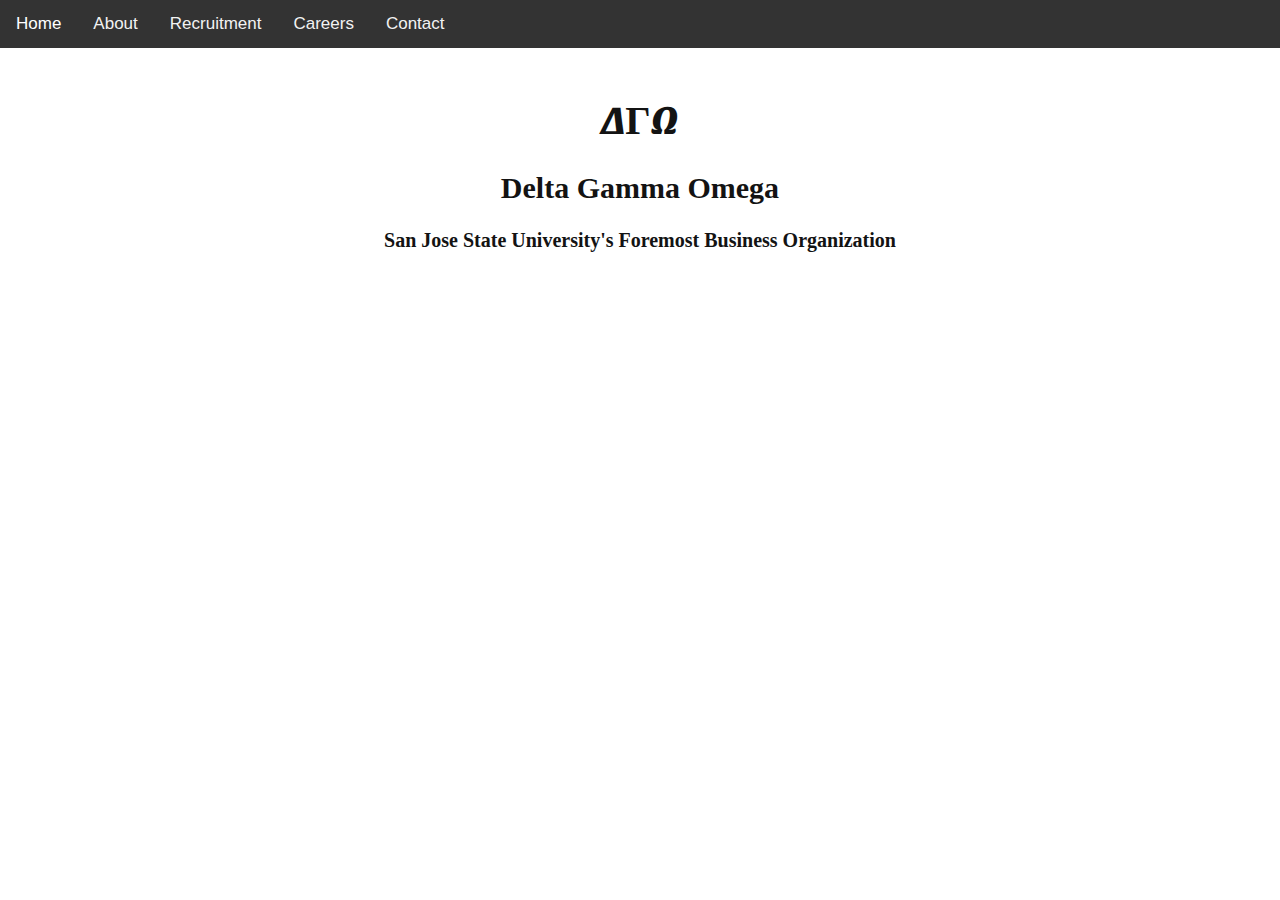
<file: index.html>
<!DOCTYPE html>
<html>
<head>
	<title>SJSU's Delta Gamma Omega</title>
	<link rel="stylesheet" href="style.css">
	<link rel="preconnect" href="https://fonts.gstatic.com">
	<link href="https://fonts.googleapis.com/css2?family=Sansita+Swashed:wght@300&display=swap" rel="stylesheet">
</head>
<body>
	<div class="topnav">
	  <a class="active" href="index.html">Home</a>
	  <a href="about.html">About</a>
	  <a href="recruitment.html">Recruitment</a>
	  <a href="careers.html">Careers</a>
	  <a href="contact.html">Contact</a>
	</div>
	<header id="header-background">
		<div class="welcome">
			<h1>ΔΓΩ</h1>
			<h2>Delta Gamma Omega</h2>
			<h3>San Jose State University's Foremost Business Organization</h3>
		</div>
	</header>


</body>
</html>
</file>
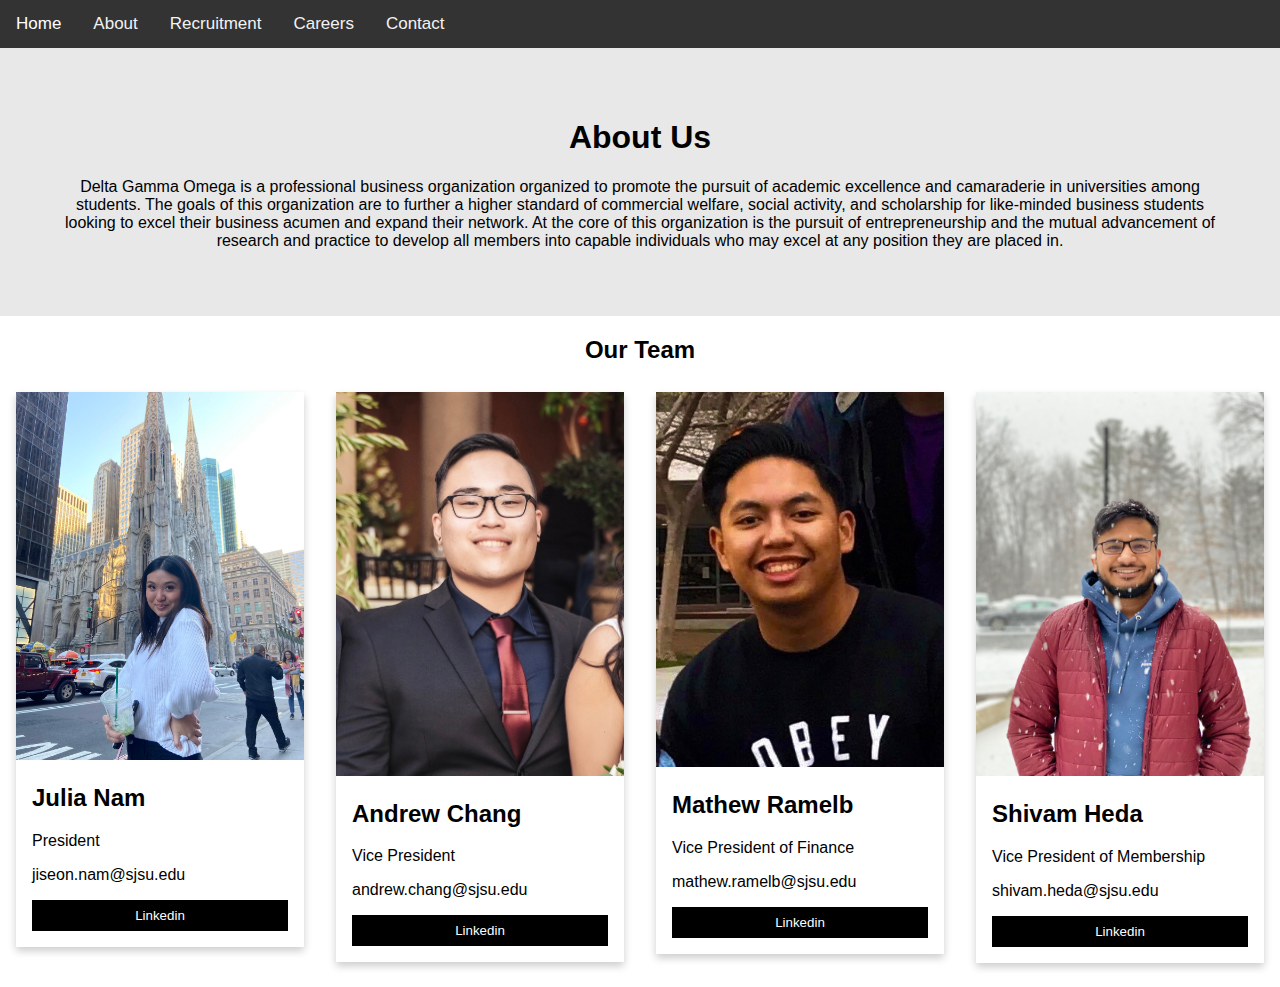
<file: about.html>
<!DOCTYPE html>
<html>
<head>
	<title>About Us</title>
	<link rel="stylesheet" href="about.css">
</head>
<body>
	<div class="topnav">
	  <a class="active" href="index.html">Home</a>
	  <a href="about.html">About</a>
	  <a href="recruitment.html">Recruitment</a>
	  <a href="careers.html">Careers</a>
	  <a href="contact.html">Contact</a>
	</div>
	<div class="about-section">
	  <h1>About Us</h1>
	  <p>Delta Gamma Omega is a professional business organization organized to promote the pursuit of academic excellence and camaraderie in universities among students. The goals of this organization are to further a higher standard of commercial welfare, social activity, and scholarship for like-minded business students looking to excel their business acumen and expand their network. At the core of this organization is the pursuit of entrepreneurship and the mutual advancement of research and practice to develop all members into capable individuals who may excel at any position they are placed in.</p>
	</div>

	<h2 style="text-align:center">Our Team</h2>
	<div class="row">
	  <div class="column">
	    <div class="card">
	      <img src= "JuliaNamPicture.jpeg" alt="Julia" style="width:100%">
	      <div class="container">
	        <h2>Julia Nam</h2>
	        <p class="title">President</p>
	        <p>jiseon.nam@sjsu.edu</p>
	        <p><button onclick="window.location.href='https://www.linkedin.com/in/julianam1/';" class="button">Linkedin</button></p>
	      </div>
	    </div>
	  </div>
	  <div class="column">
	    <div class="card">
	      <img src="Andrew.jpeg" alt="Andrew" style="width:100%">
	      <div class="container">
	        <h2>Andrew Chang</h2>
	        <p class="title">Vice President</p>
	        <p>andrew.chang@sjsu.edu</p>
	        <p><button onclick="window.location.href='https://www.linkedin.com/in/andrewchangsjsu/';" class="button">Linkedin</button></p>
	      </div>
	    </div>
	  </div>

	  <div class="column">
	    <div class="card">
	      <img src="mat.jpeg" alt="Mathew" style="width:100%">
	      <div class="container">
	        <h2>Mathew Ramelb</h2>
	        <p class="title">Vice President of Finance</p>
	        <p>mathew.ramelb@sjsu.edu</p>
	        <p><button onclick="window.location.href='https://www.linkedin.com/in/mathew-ramelb-32a51b1b7/';" class="button">Linkedin</button></p>
	      </div>
	    </div>
	  </div>

	  <div class="column">
	    <div class="card">
	      <img src="Shivam.jpeg" alt="Shivam" style="width:100%">
	      <div class="container">
	        <h2>Shivam Heda</h2>
	        <p class="title">Vice President of Membership</p>
	        <p>shivam.heda@sjsu.edu</p>
	        <p><button onclick="window.location.href='https://www.linkedin.com/in/shivamheda/';" class="button">Linkedin</button></p>
	      </div>
	    </div>
	  </div>
	</div>

</body>
</html>
</file>
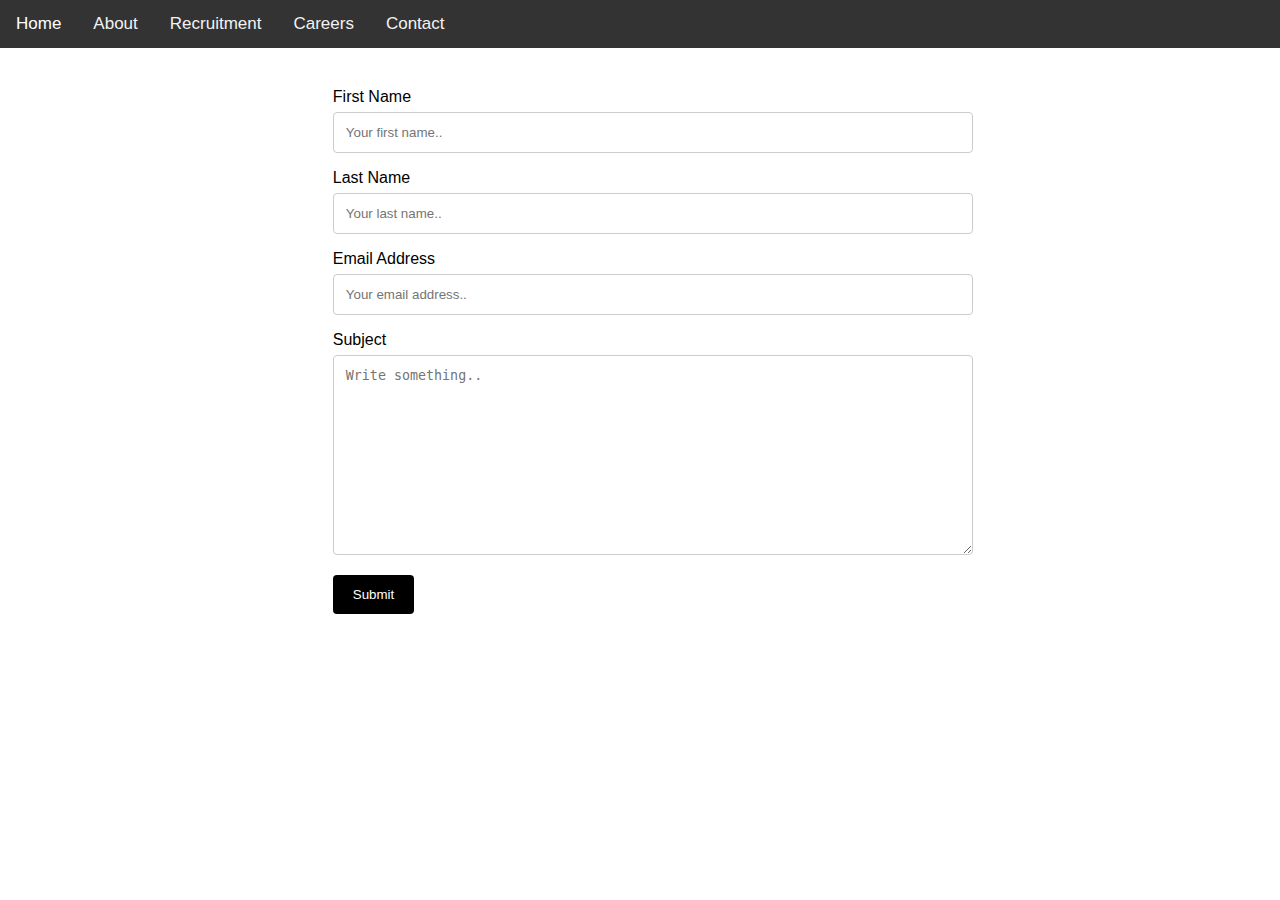
<file: contact.html>
<!DOCTYPE html>
<html>
<head>
	<title>SJSU's Delta Gamma Omega</title>
	<link rel="stylesheet" href="contact.css">
    <script src="main.js"></script>
</head>
<body>
	<div class="topnav">
	  <a class="active" href="index.html">Home</a>
	  <a href="about.html">About</a>
	  <a href="recruitment.html">Recruitment</a>
	  <a href="careers.html">Careers</a>
	  <a href="contact.html">Contact</a>
	</div>

    <h2 id="RESPONSE" style="text-align:center"></h2>
   


    
<div id="FORM" class="container">
  <form>

    <label for="fname">First Name</label>
    <input type="text" id="fname" name="firstname" placeholder="Your first name..">

    <label for="lname">Last Name</label>
    <input type="text" id="lname" name="lastname" placeholder="Your last name..">

    <label for="subject">Email Address</label>
    <input type= "text" id ="subject"
    placeholder="Your email address..">
   

    <label for="subject">Subject</label>
    <textarea id="subject" name="subject" placeholder="Write something.." style="height:200px"></textarea>

    <input id="i" onclick="clicked(form)" type="submit" value="Submit">

        <!-- Script to remove HTML element -->
    <script> 
        var form = document.getElementById('FORM'); 
        var response = document.getElementById('RESPONSE')
        function clicked() { 
            form.parentNode.removeChild(form);
            response.innerHTML = "Thank you for submitting!"; 
        } 
    </script>  



  </form>
</div>


</body>
</html>
</file>
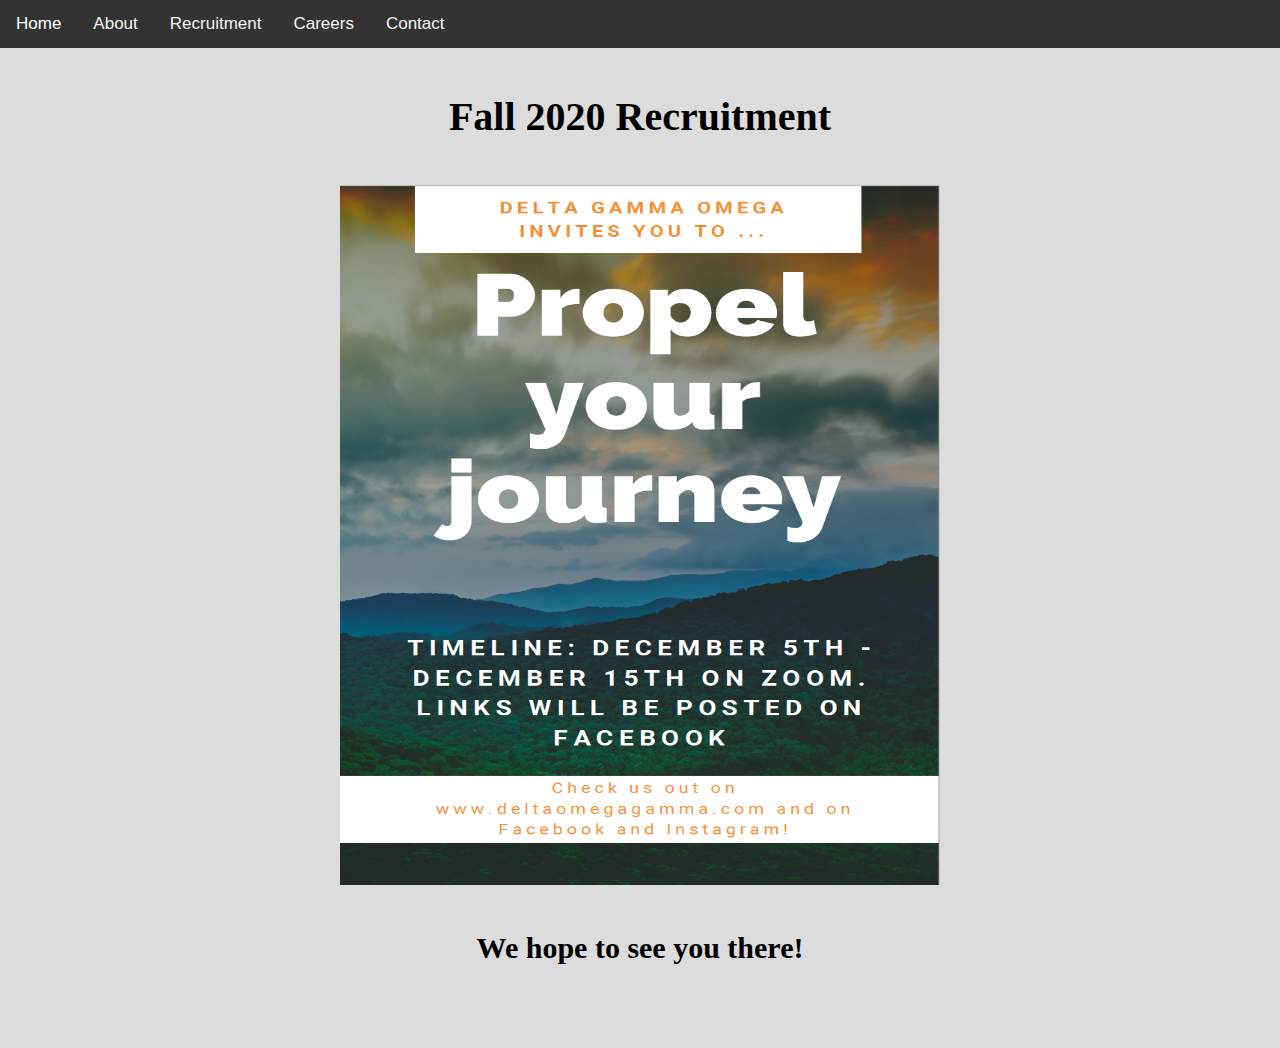
<file: recruitment.html>
<!DOCTYPE html>
<html>
<head>
	<title>SJSU's Delta Gamma Omega</title>
	<link rel="stylesheet" href="style.css">
</head>
<body>
	<div class="topnav">
	  <a class="active" href="index.html">Home</a>
	  <a href="about.html">About</a>
	  <a href="recruitment.html">Recruitment</a>
	  <a href="careers.html">Careers</a>
	  <a href="contact.html">Contact</a>
	</div>
	<header id="recruitment-background">
		<div class="welcome">
			<h1>Fall 2020 Recruitment </h1>
			<br>
			<img src = "flyerr.png" width = "600" height = "700">
			<br>
			<br>
			<h2>We hope to see you there!</h2>
		</div>
	</header>


</body>
</html>
</file>
<file: style.css>
/* Add a black background color to the top navigation */
.topnav {
  background-color: #333;
  overflow: hidden;
}
body {
  font-family: Helvetica, Helvetica, sans-serif;
  margin: 0;
}

/* Style the links inside the navigation bar */
.topnav a {
  float: left;
  color: #f2f2f2;
  text-align: center;
  padding: 14px 16px;
  text-decoration: none;
  font-size: 17px;
}

/* Change the color of links on hover */
.topnav a:hover {
  background-color: #ddd
  color: black;
}
h1 {
  font-size: 40px;
  font-family: Sansita Swashed;
}
h2 {
  font-size: 30px;
  font-family: Open Sans;
}
h3 {
  font-size: 20px;
  font-family: Open Sans;
}

/* Add a color to the active/current link */
.topnav a.active {
  background-color: #black;
  color: white;
}
.welcome {
  text-align: center;
  padding-top: 18px; 
}
#header-background {
  width: 100%;
  height: 680px;
  background:url(https://www.sjsu.edu/communications/pics/ADJ_sjsu-gate-dschmitz-111417-3154_flat.jpg);
  opacity: 0.92;
}
#about-background {
  width: 100%;
  height: 680px;
  background:url(about.jpg);
  
}
#recruitment-background {
  background-color: #DCDCDC;
  height: 1000px;


}
</file>
<file: about.css>
body {
  font-family: Helvetica, Helvetica, sans-serif;
  margin: 0;
}

html {
  box-sizing: border-box;
}

*, *:before, *:after {
  box-sizing: inherit;
}

.column {
  float: left;
  width: 25%;
  margin-bottom: 16px;
  padding: 0 8px;
}

.card {
  box-shadow: 0 4px 8px 0 rgba(0, 0, 0, 0.2);
  margin: 8px;
}

.about-section {
  padding: 50px;
  text-align: center;
  background-color: #E8E8E8;
  color: black;
}

.container {
  padding: 0 16px;
}

.container::after, .row::after {
  content: "";
  clear: both;
  display: table;
}

.title {
  color: black;
}

.button {
  border: none;
  outline: 0;
  display: inline-block;
  padding: 8px;
  color: white;
  background-color: #000;
  text-align: center;
  cursor: pointer;
  width: 100%;
}

.button:hover {
  background-color: #555;
}

@media screen and (max-width: 650px) {
  .column {
    width: 100%;
    display: block;
  }
}
/* Add a black background color to the top navigation */
.topnav {
  background-color: #333;
  overflow: hidden;
}

/* Style the links inside the navigation bar */
.topnav a {
  float: left;
  color: #f2f2f2;
  text-align: center;
  padding: 14px 16px;
  text-decoration: none;
  font-size: 17px;
}

/* Change the color of links on hover */
.topnav a:hover {
  background-color: #ddd
  color: black;
}

/* Add a color to the active/current link */
.topnav a.active {
  background-color: #black;
  color: white;
}     
.welcome {
  text-align: center;
  padding-top: 45px; 
}
#header-background {
  width: 100%;
  height: 680px;
  background:url(https://www.sjsu.edu/communications/pics/ADJ_sjsu-gate-dschmitz-111417-3154_flat.jpg);
}
#about-background {
  width: 100%;
  height: 1500px;
  background:url(about.jpg);
  
}
#recruitment-background {
  background-color: white;
}
</file>
<file: contact.css>
/* Style inputs with type="text", select elements and textareas */
input[type=text], select, textarea {
  width: 100%; /* Full width */
  padding: 12px; /* Some padding */ 
  border: 1px solid #ccc; /* Gray border */
  border-radius: 4px; /* Rounded borders */
  box-sizing: border-box; /* Make sure that padding and width stays in place */
  margin-top: 6px; /* Add a top margin */
  margin-bottom: 16px; /* Bottom margin */
  resize: vertical /* Allow the user to vertically resize the textarea (not horizontally) */
}
body {
  font-family: Helvetica, Helvetica, sans-serif;
  margin: 0;
}
/* Style the submit button with a specific background color etc */
input[type=submit] {
  background-color: black;
  color: white;
  padding: 12px 20px;
  border: none;
  border-radius: 4px;
  cursor: pointer;
}

/* When moving the mouse over the submit button, add a darker green color */
input[type=submit]:hover {
  background-color: black;
}

/* Add a background color and some padding around the form */
.container {
  width: 50%;
  border-radius: 5px;
  background-color: white;
  padding: 20px;
  padding-left: 26%;
}
/* Add a black background color to the top navigation */
.topnav {
  background-color: #333;
  overflow: hidden;
}

/* Style the links inside the navigation bar */
.topnav a {
  float: left;
  color: #f2f2f2;
  text-align: center;
  padding: 14px 16px;
  text-decoration: none;
  font-size: 17px;
}

/* Change the color of links on hover */
.topnav a:hover {
  background-color: #ddd
  color: black;
}

/* Add a color to the active/current link */
.topnav a.active {
  background-color: #black;
  color: white;
}
</file>
